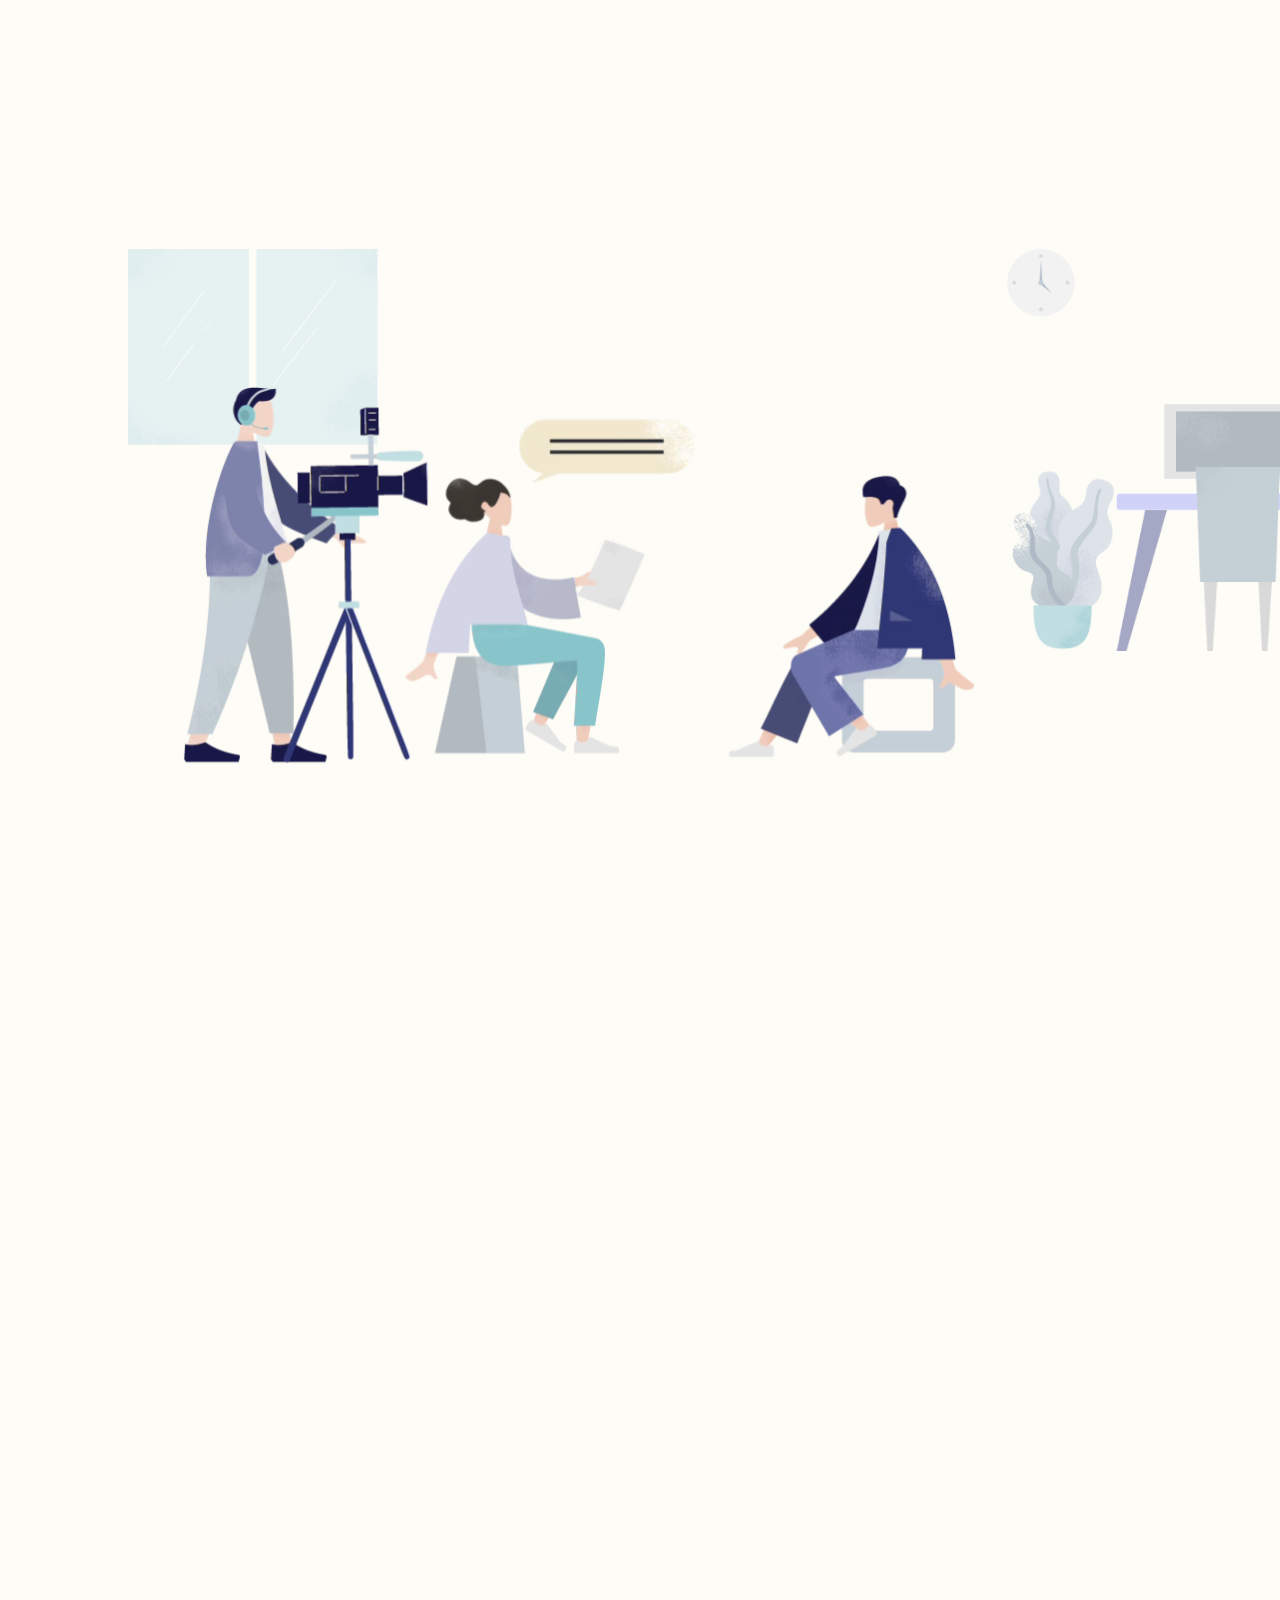
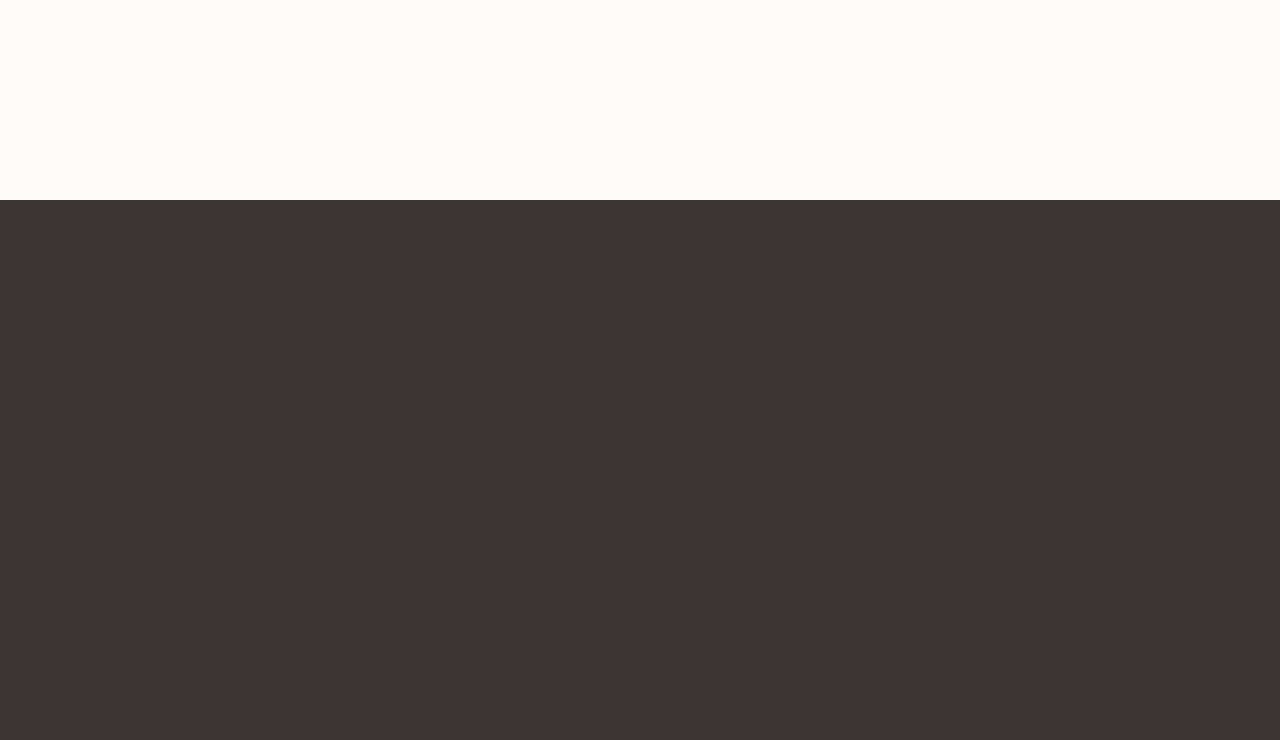
<file: index.html>
<!DOCTYPE html>
<html lang="ja">
<head>
  <meta charset="utf-8">
  <meta http-equiv="X-UA-Compatible" content="IE=edge">
  <meta name="viewport" content="width=device-width, initial-scale=1">
  <!-- favicon -->
  <link rel="icon" type="image/png" href="images/fav.png" />
  <!-- <meta name="robots" content="index, follow"> -->
  <meta name="format-detection" content="telephone=no">
  <!-- css -->
  <link rel="stylesheet" type="text/css" href="css/reset.css" >
  <link rel="stylesheet" type="text/css" href="scss/style.css" >
  
  <title>サイトタイトル</title>
  <meta name="description" content="" />
  <meta name="keywords" content="" />
</head>

<body>
  <header></header>

  <main>
    <div class="video_container">
      <video muted playsinline autoplay loop width="898" height="448">
        <!-- QuickTime動画 -->
        <source src="images/mv_noise-1.mov" type="video/quicktime" />
        <!-- WebM動画 -->
        <source src="images/mv_noise.webm" type="video/webm" />
      </video>
    </div>
    <div class="box"></div>
    <div class="bg">
      <div class="svg_container">
        <div class="svg1">
          <div class="svg_inner">
            <svg class="svg" width="198" height="198" viewBox="0 0 198 198">
            <circle class="circle" cx="99" cy="99" r="98.5" />
            </svg>
            <div class="text">
              適切なワークフロー
            </div>
          </div>
        </div>
        <div class="svg2">
          <div class="svg_inner">
            <svg class="svg" width="198" height="198" viewBox="0 0 198 198">
            <circle class="circle" cx="99" cy="99" r="98.5" />
            </svg>
            <div class="text">
              臨機応変な<br>対応力
            </div>
          </div>
        </div>
        <div class="svg3">
          <div class="svg_inner">
            <svg class="svg" width="198" height="198" viewBox="0 0 198 198">
            <circle class="circle" cx="99" cy="99" r="98.5" />
            </svg>
            <div class="text">
              妥協しない<br>クオリティー
            </div>
          </div>
        </div>
      </div>
    </div>
</video>
  </main>

  <footer></footer>
  <!-- js -->
  <script src="https://ajax.googleapis.com/ajax/libs/jquery/3.6.0/jquery.min.js"></script>
  <script type="text/javascript" src="js/jquery.inview.min.js"></script>
  <script>
    // https://github.com/protonet/jquery.inview /で対応
    $('.scroll').on('inview', function () { // .sxrollが表示されたら
      $(this).addClass('active'); //処理を記述
    });
  </script>
</body>

</html>
</file>
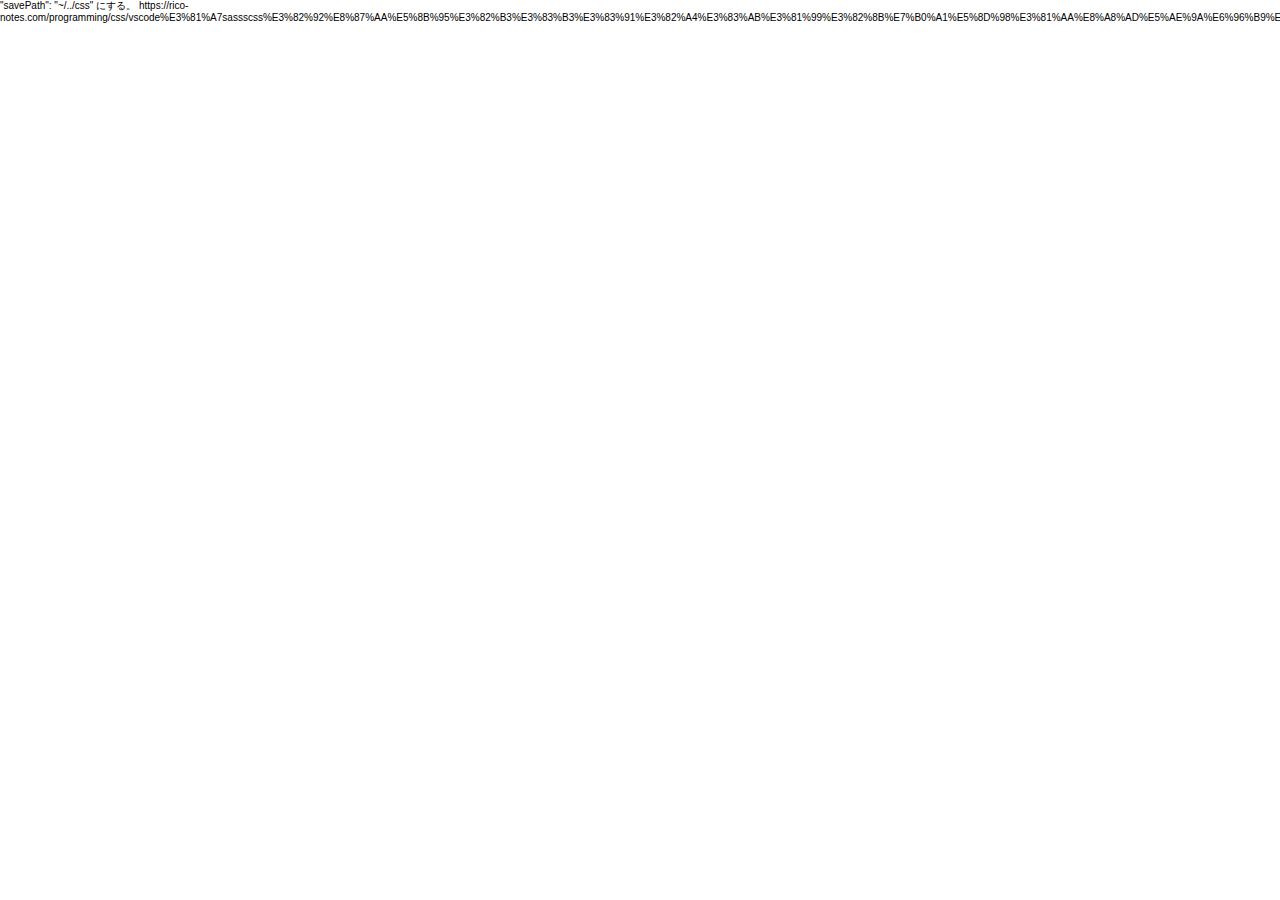
<file: rule.html>
<!DOCTYPE html>
<html lang="ja">
<head>
  <meta charset="utf-8">
  <meta http-equiv="X-UA-Compatible" content="IE=edge">
  <meta name="viewport" content="width=device-width, initial-scale=1">
  <link rel="stylesheet" type="text/css" href="css/reset.css" media="all">
  <link rel="stylesheet" type="text/css" href="style.css" media="all">
</head>

<body>
  <!-- ヘッダーに使う -->
  <header></header>

  <!-- ナビゲーションに使う -->
  <nav></nav>

  <!-- 基本的なセクショニングに使う -->
  <section></section>

  <!-- 記事コンテンツ要素に使う -->
  <article></article>

  <!-- 補足的な内容 -->
  <aside></aside>

  <!-- 連絡先を入れる -->
  <address></address>

  <!-- 写真などを入れる(なくても本文が独立している場合) -->
  <figure></figure>

  <!-- 写真の説明文(figureタグとセットで使用) -->
  <figcaption></figcaption>

  <!-- 主要な内容を入れる -->
  <main></main>

  <!-- フッターに使う -->
  <footer></footer>

<!-- vscodeのコンパイル設定 -->
"savePath": "~/../css"
にする。
https://rico-notes.com/programming/css/vscode%E3%81%A7sassscss%E3%82%92%E8%87%AA%E5%8B%95%E3%82%B3%E3%83%B3%E3%83%91%E3%82%A4%E3%83%AB%E3%81%99%E3%82%8B%E7%B0%A1%E5%8D%98%E3%81%AA%E8%A8%AD%E5%AE%9A%E6%96%B9%E6%B3%95/#toc10

</body>

</html>
</file>
<file: scss/style.css>
@charset "UTF-8";
/*************************************************
common-style
*************************************************/
* {
  box-sizing: border-box;
}

.ie_ObjectFit {
  -o-object-fit: cover;
     object-fit: cover;
  font-family: "object-fit: cover;";
}

html {
  font-size: 62.5%;
}

body {
  scroll-behavior: smooth;
  font-family: "ヒラギノ角ゴ Pro W3", "Hiragino Kaku Gothic Pro", "メイリオ", "Meiryo", "游ゴシック", "Yu Gothic", "ＭＳ Ｐゴシック", "MS PGothic", sans-serif;
  background-color: #FEFCF6;
}

.clearfix:after {
  content: "";
  display: block;
  clear: both;
}

input[type=submit],
input[type=button] {
  border-radius: 0;
  -webkit-box-sizing: content-box;
  -webkit-appearance: button;
  -moz-appearance: button;
       appearance: button;
  border: none;
  box-sizing: border-box;
}
input[type=submit]::-webkit-search-decoration,
input[type=button]::-webkit-search-decoration {
  display: none;
}
input[type=submit]:focus,
input[type=button]:focus {
  outline-offset: -2px;
}

.video_container {
  margin: 0 auto;
  text-align: center;
  background: url("../images/Home.png") no-repeat right center/90vw;
  height: 100vh;
  position: relative;
}
.video_container video {
  position: absolute;
  left: 45%;
  bottom: 10%;
  transform: translate(-50%, 0);
  width: 65.74vw;
  -o-object-fit: cover;
     object-fit: cover;
  overflow: visible;
}

.svg {
  transform: rotate(-90deg);
}

.circle {
  stroke: #F2E8CE;
  stroke-width: 1px;
  animation: circleAnim 1.5s forwards;
  fill: transparent;
  stroke-dasharray: 622px;
  stroke-dashoffset: 622px;
}

@keyframes circleAnim {
  to {
    stroke-dashoffset: 0;
  }
}
.box {
  height: 100vh;
}

.bg {
  background-color: #3C3631;
  padding: 100px 0;
}

.svg_container {
  margin: 0 auto;
  position: relative;
  width: 363px;
  height: 340px;
}

.svg_inner {
  position: relative;
}

.text {
  position: absolute;
  top: 50%;
  left: 50%;
  transform: translate(-50%, -50%);
  text-align: center;
  font-size: 14px;
  line-height: 1.6;
  white-space: nowrap;
  animation: fade 1.8s forwards;
  opacity: 0;
  color: #F2E8CE;
  font-weight: 200;
}

@keyframes fade {
  0% {
    opacity: 0;
  }
  100% {
    opacity: 1;
  }
}
.svg1 {
  position: absolute;
  top: 0;
  left: 50%;
  transform: translate(-50%, 0);
}

.svg2 {
  position: absolute;
  bottom: 0;
  right: 0;
}
.svg2 .svg .circle {
  animation-delay: 0.6s;
}
.svg2 .text {
  animation-delay: 0.6s;
}

.svg3 {
  position: absolute;
  bottom: 0;
  left: 0;
}
.svg3 .svg .circle {
  animation-delay: 1s;
}
.svg3 .text {
  animation-delay: 1s;
}

.u-pc {
  display: block;
}
@media screen and (max-width: 599px) {
  .u-pc {
    display: none !important;
  }
}

.u-pc-inlineblock {
  display: inline-block;
}
@media screen and (max-width: 599px) {
  .u-pc-inlineblock {
    display: none;
  }
}

.u-sp {
  display: none;
}
@media screen and (max-width: 599px) {
  .u-sp {
    display: block;
  }
}

.u-sp-inlineblock {
  display: none;
}
@media screen and (max-width: 599px) {
  .u-sp-inlineblock {
    display: inline-block;
  }
}

.u-sp-inline {
  display: none;
}
@media screen and (max-width: 599px) {
  .u-sp-inline {
    display: inline;
  }
}

.u-align--center {
  text-align: center;
}

/*************************************************
header
*************************************************/
/*************************************************
footer
*************************************************/
/*************************************************
top
*************************************************//*# sourceMappingURL=style.css.map */
</file>
<file: style.css>
@charset "UTF-8";
/*************************************************
common-style
*************************************************/
* {
  box-sizing: border-box;
}

.ie_ObjectFit {
  -o-object-fit: cover;
     object-fit: cover;
  font-family: "object-fit: cover;";
}

html {
  font-size: 62.5%;
}

body {
  scroll-behavior: smooth;
  font-family: "ヒラギノ角ゴ Pro W3", "Hiragino Kaku Gothic Pro", "メイリオ", "Meiryo", "游ゴシック", "Yu Gothic", "ＭＳ Ｐゴシック", "MS PGothic", sans-serif;
}

.clearfix:after {
  content: "";
  display: block;
  clear: both;
}

input[type=submit],
input[type=button] {
  border-radius: 0;
  -webkit-box-sizing: content-box;
  -webkit-appearance: button;
  -moz-appearance: button;
       appearance: button;
  border: none;
  box-sizing: border-box;
}
input[type=submit]::-webkit-search-decoration,
input[type=button]::-webkit-search-decoration {
  display: none;
}
input[type=submit]:focus,
input[type=button]:focus {
  outline-offset: -2px;
}

.u-pc {
  display: block;
}
@media screen and (max-width: 599px) {
  .u-pc {
    display: none !important;
  }
}

.u-pc-inlineblock {
  display: inline-block;
}
@media screen and (max-width: 599px) {
  .u-pc-inlineblock {
    display: none;
  }
}

.u-sp {
  display: none;
}
@media screen and (max-width: 599px) {
  .u-sp {
    display: block;
  }
}

.u-sp-inlineblock {
  display: none;
}
@media screen and (max-width: 599px) {
  .u-sp-inlineblock {
    display: inline-block;
  }
}

.u-sp-inline {
  display: none;
}
@media screen and (max-width: 599px) {
  .u-sp-inline {
    display: inline;
  }
}

.u-align--center {
  text-align: center;
}

/*************************************************
header
*************************************************/
/*************************************************
footer
*************************************************/
/*************************************************
top
*************************************************//*# sourceMappingURL=style.css.map */
</file>
